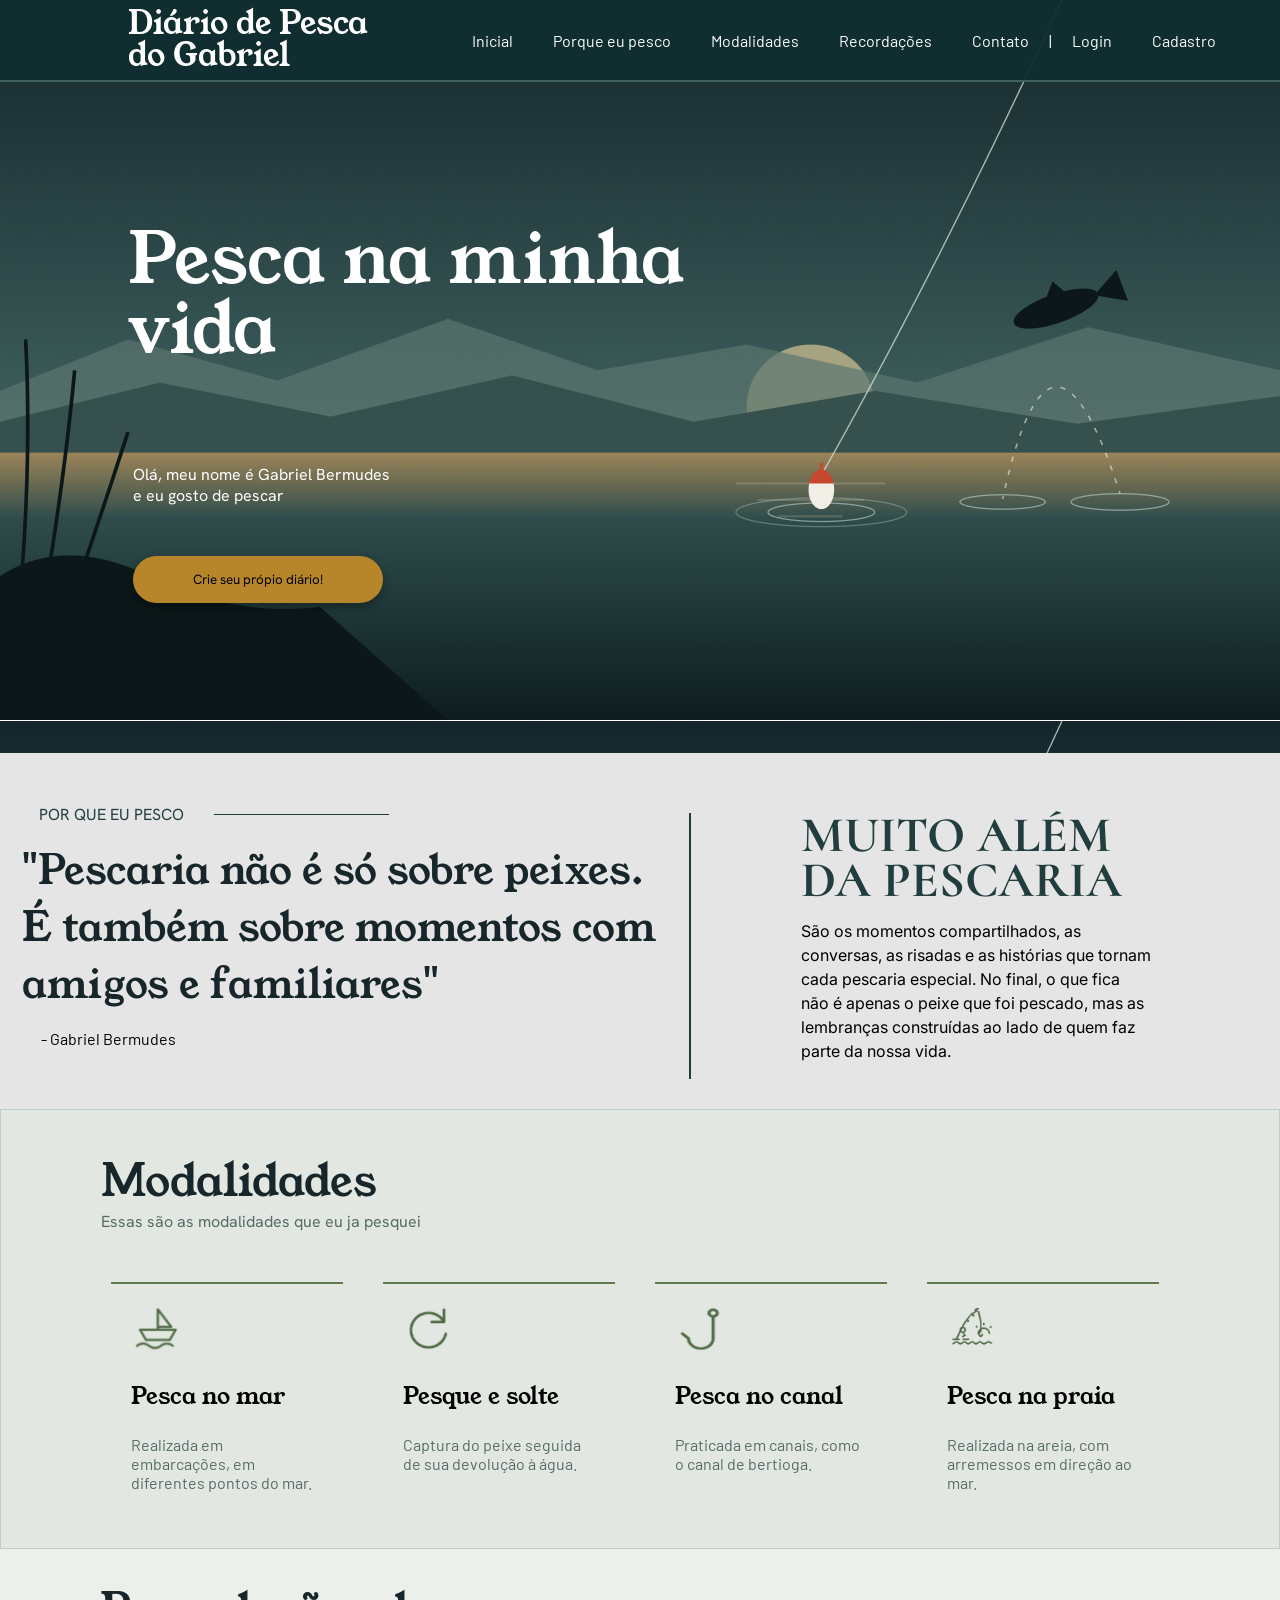
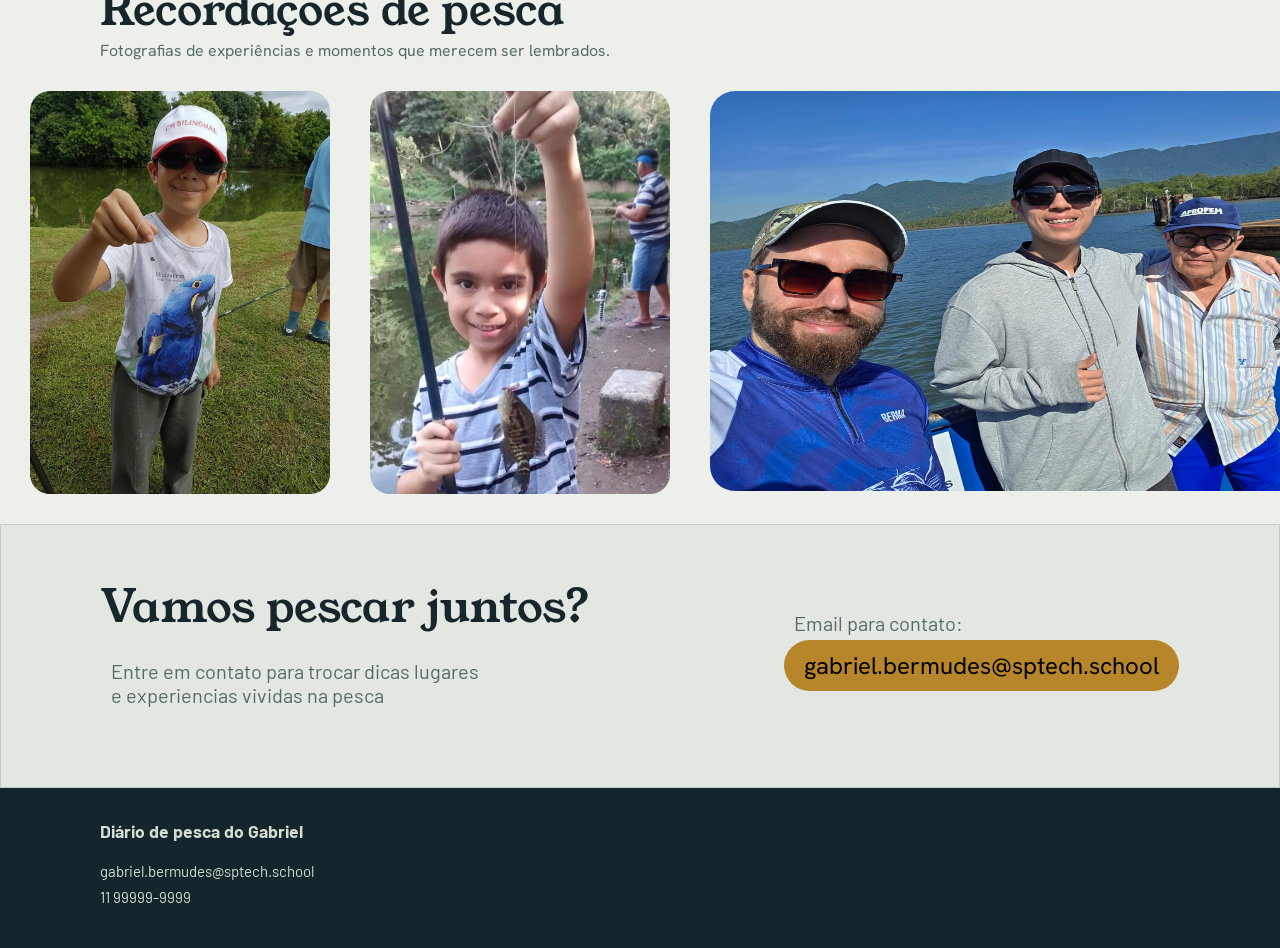
<file: WEB-DATA-VIZ/public/index.html>
<!DOCTYPE html>
<html lang="en">

<head>
  <meta charset="UTF-8">
  <meta http-equiv="X-UA-Compatible" content="IE=edge">
  <meta name="viewport" content="width=device-width, initial-scale=1.0">

  <title>Diário de Pesca do Gabriel</title>

  <script src="./js/sessao.js"></script>
  <link rel="preconnect" href="https://fonts.googleapis.com">
  <link rel="preconnect" href="https://fonts.gstatic.com" crossorigin>
  <link
    href="https://fonts.googleapis.com/css2?family=Inter:ital,opsz,wght@0,14..32,100..900;1,14..32,100..900&family=Junge&family=Kapakana:wght@300..400&family=Young+Serif&display=swap"
    rel="stylesheet">
  <link rel="stylesheet" href="./css/estilo.css">
  <link rel="icon" href="./assets/icon/favicon2.ico">
  <link rel="preconnect" href="https://fonts.gstatic.com">
</head>

<body>
  <div class="header">
    <div class="container">
      <h1 class="titulo young-serif-regular">Diário de Pesca do Gabriel</h1>
      <ul class="navbar">
        <li>
          <a href="#container">Inicial</a>
        </li>
        <li>
          <a href="#porque-eu-pesco">Porque eu pesco</a>
        </li>
        <li>
          <a href="#modalidades">Modalidades</a>
        </li>
        <li>
          <a href="#recordacoes">Recordações</a>
        </li>
        <li>
          <a href="#contato">Contato</a>
        </li>
        <li>|</li>
        <li>
          <a href="login.html">Login</a>
        </li>
        <li>
          <a href="cadastro.html#cadastro">Cadastro</a>
        </li>
      </ul>
    </div>
  </div>

  <div class="banner">
    <div class="container" id="container">
      <h1 class="young-serif-regular titulo">Pesca na minha <br> vida</h1>
      <p class="hanken">Olá, meu nome é Gabriel Bermudes <br> e eu gosto de pescar</p>
      <a href="cadastro.html"><button class="hanken" id="porque-eu-pesco">Crie seu própio diário!</button></a>
    </div>
  </div>

  <div class="social">
    <div class="container">
      <div class="boxes" id="boxes">
        <div class="box">
          <h4 class="hanken">POR QUE EU PESCO</h4>
          <h1 class="young-serif-regular">"Pescaria não é só sobre peixes. <br> É também sobre momentos com <br> amigos
            e
            familiares"</h1>
          <p>- Gabriel Bermudes</p>
        </div>
        <div class="box1">
          <h2 class="cormorant-sc-bold">MUITO ALÉM<br>DA PESCARIA</h2>
          <p id="modalidades">São os momentos compartilhados, as conversas, as risadas e as histórias que tornam cada pescaria especial.
            No final, o que fica não é apenas o peixe que foi pescado, mas as lembranças construídas ao lado de quem faz
            parte da nossa vida.</p>
        </div>
      </div>
    </div>
  </div>
  <div class="social1">
    <div class="container1">
      <div class="boxes1">
        <div class="box-modalidades">
          <h1 class="young-serif-regular">Modalidades</h1>
          <p class="hanken">Essas são as modalidades que eu ja pesquei</p>
        </div>
        <div class="modalidades">
          <div class="modalidade">
            <img src="assets/icon/barco.png">
            <h3>Pesca no mar</h3>
            <p>Realizada em embarcações, em diferentes pontos do mar.</p>
          </div>
          <div class="modalidade">
            <img src="assets/icon/atualizar.png">
            <h3>Pesque e solte</h3>
            <p>Captura do peixe seguida de sua devolução à água.</p>
          </div>
          <div class="modalidade">
            <img src="assets/icon/anzol.png">
            <h3>Pesca no canal</h3>
            <p>Praticada em canais, como o canal de bertioga.</p>
          </div>
          <div class="modalidade">
            <img src="assets/icon/icone_pesca_praia.png">
            <h3>Pesca na praia</h3>
            <p id="recordacoes">Realizada na areia, com arremessos em direção ao mar.</p>
          </div>
        </div>
      </div>
    </div>
  </div>
  <div class="social2">
    <div class="container2">
      <div class="boxes2">
        <div class="diario-pescarias">
          <h1 class="young-serif-regular">Recordações de pesca</h1>
          <p class="hanken">Fotografias de experiências e momentos que merecem ser lembrados.</p>
        </div>
        <div class="relato relatos">
          <div class="relato relato1">
            <!-- <img src="assets/imgs/FOTO_PESCANDO_1.jpeg" alt="pescaria1"> -->
          </div>
          <div class="relato relato2">
            <!-- <img src="assets/imgs/FOTO_PESCANDO_2.jpeg" alt="pescaria2"> -->
          </div>
          <div class="relato relato5">
            <img src="assets/imgs/FOTO_PESCANDO_6.jpeg" alt="pescaria3">
          </div>
          <div class="relato relato3">
            <!-- <img src="assets/imgs/eu-pescando.jpeg" alt="pescaria3"> -->
          </div>
          <div class="relato relato4">
            <!-- <img src="assets/imgs/eu-pescando.jpeg" alt="pescaria3"> -->
          </div>
        </div>
      </div>
    </div>
  </div>
  <div class="social4" id="contato">
    <div class="boxes3">
      <div class="contato">
        <div class="entre-contato">
          <h1 class="young-serif-regular">Vamos pescar juntos?</h1>
          <p>Entre em contato para trocar dicas lugares <br>e experiencias vividas na pesca</p>
        </div>
        <div class="area-email">
          <p>Email para contato:</p>
          <h2 class="email hanken">gabriel.bermudes@sptech.school</h4>
        </div>
      </div>
    </div>
  </div>
  <div class="footerr">
    <div class="title">
      <h3>Diário de pesca do Gabriel</h3>
      <p>gabriel.bermudes@sptech.school<br>11 99999-9999</p>
    </div>
  </div>
</body>

</html>
</file>
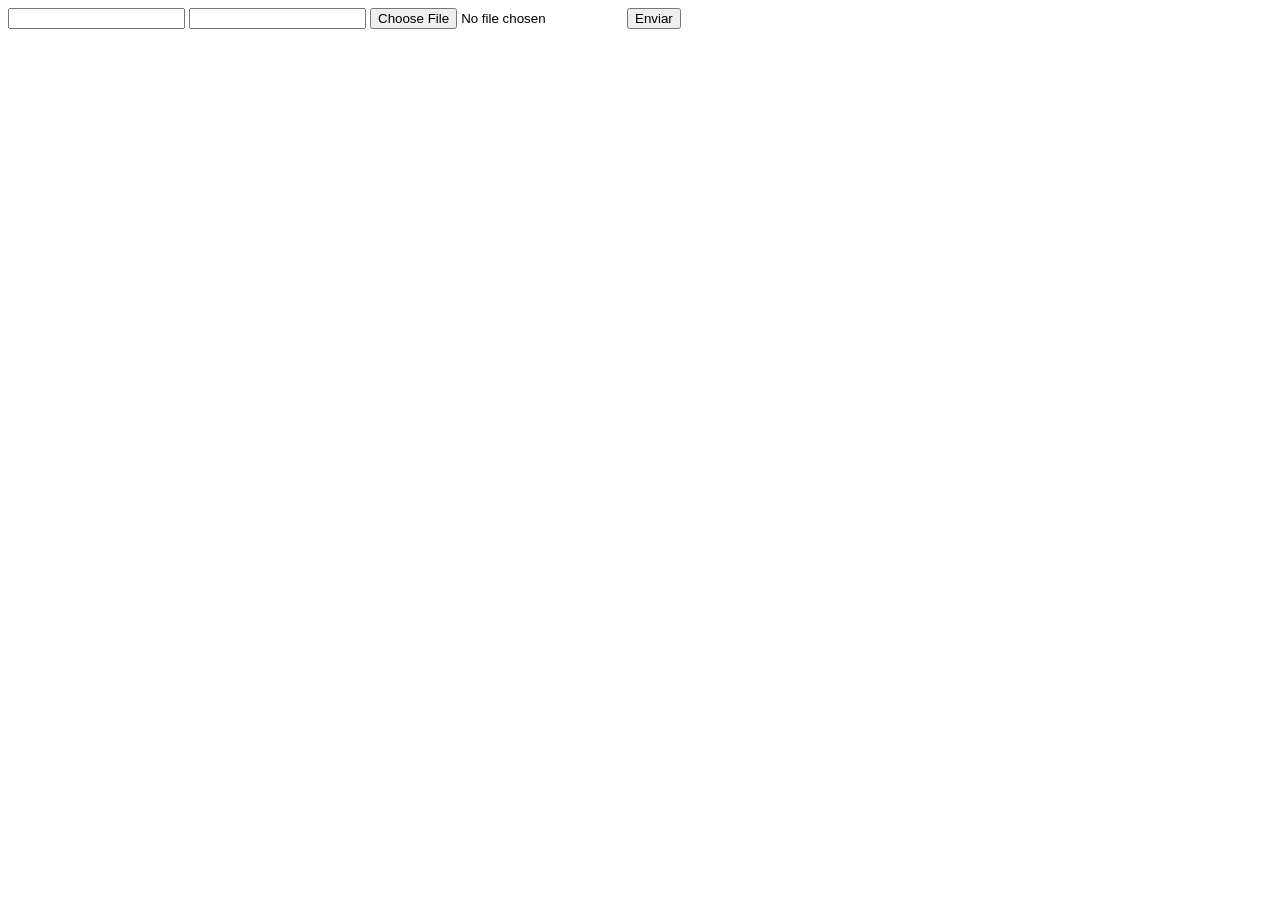
<file: WEB-DATA-VIZ/DOCUMENTOS_DE_APOIO/exemplo_de_upload_de_arquivo/public/index.html>
<!DOCTYPE html>
<html lang="en">

<head>
  <meta charset="UTF-8">
  <meta http-equiv="X-UA-Compatible" content="IE=edge">
  <meta name="viewport" content="width=device-width, initial-scale=1.0">
  <title>Upload</title>
</head>

<body>

  <div>
    <input name="nome" id="nome" type="text" />
    <input name="email" id="email" type="url" />
    <input name="foto" id="foto" type="file" />
    <button onclick="enviar()">Enviar</button>
  </div>

  <div id="container"></div>
</body>

</html>

<script>
  function enviar() {
    const formData = new FormData();
    formData.append('foto', foto.files[0])
    formData.append('nome', nome.value)
    formData.append('email', email.value)

    fetch("/usuarios/cadastro", {
      method: "POST",
      body: formData
    })
      .then(res => {
        window.location = "./perfil.html"
      })
      .catch(err => {
        console.log(err);
      })
  }
</script>
</file>
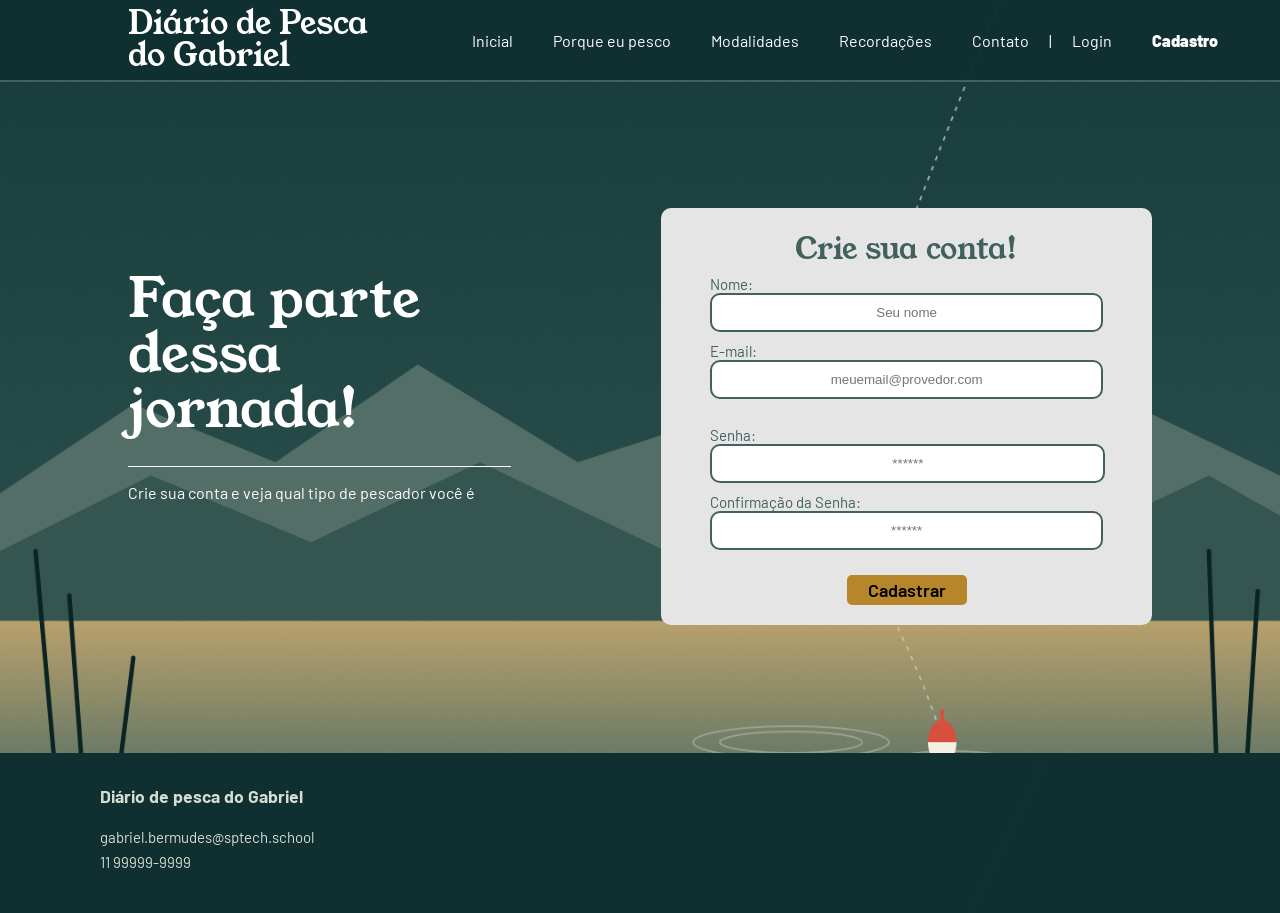
<file: WEB-DATA-VIZ/public/cadastro.html>
<!DOCTYPE html>
<html lang="pt-br">

<head>
  <meta charset="UTF-8" />
  <meta http-equiv="X-UA-Compatible" content="IE=edge" />
  <meta name="viewport" content="width=device-width, initial-scale=1.0" />

  <title>Diário de Pesca do Gabriel | Cadastro</title>

  <script src="./js/sessao.js"></script>

  <link rel="stylesheet" href="./css/estilo.css" />
  <link rel="icon" href="./assets/icon/favicon2.ico" />
  <link rel="preconnect" href="https://fonts.gstatic.com" />
</head>

<body>
  <!--header inicio-->
  <div class="header">
    <div class="container">
      <h1 class="titulo young-serif-regular">Diário de Pesca do Gabriel</h1>
      <ul class="navbar">
        <li>
          <a href="index.html#container">Inicial</a>
        </li>
        <li>
          <a href="index.html#porque-eu-pesco">Porque eu pesco</a>
        </li>
        <li>
          <a href="index.html#modalidades">Modalidades</a>
        </li>
        <li>
          <a href="index.html#recordacoes">Recordações</a>
        </li>
        <li>
          <a href="index.html#contato">Contato</a>
        </li>
        <li>|</li>
        <li>
          <a href="login.html">Login</a>
        </li>
        <li>
          <a href="#cadastro" style="font-weight: 900;">Cadastro</a>
        </li>
      </ul>
    </div>
  </div>
  <!--header fim-->

  <div class="login">
    <div class="alerta_erro">
      <div class="card_erro" id="cardErro">
        <span id="mensagem_erro"></span>
      </div>
    </div>
    <div class="container">
      <div class="texto_cadastro">
        <div class="titulo_cadastro">
          <h1 class="titulo young-serif-regular" style="font-size: 55px;">Faça parte<br>dessa jornada!</h1>
        </div>
        <p>Crie sua conta e veja qual tipo de pescador você é</p>
      </div>
      <div class="card card-cadastro" id="cadastro">
        <h2 class="young-serif-regular">Crie sua conta!</h2>
        <div class="formulario">
          <!--
                         Para inserir mais um campo, copie uma das inputs abaixo.
                         Assim que inserir vá para o script abaixo.
                     -->
          <!-- <div class="campo">
            <span>Código de ativação:</span>
            <input id="codigo_input" type="text" placeholder="Insira aqui seu código" />
          </div> -->
          <div class="campo">
            <span>Nome:</span>
            <input id="nome_input" type="text" placeholder="Seu nome" />
          </div>
          <div class="campo">
            <span>E-mail:</span>
            <input id="email_input" type="text" placeholder="meuemail@provedor.com" />
          </div>
          <div class="campo">
            <div class="senha">
              <p class="campos" for="senha_ipt"></p>
              <span>Senha:</span><br>
              <input id="senha_input" type="password" placeholder="******" onkeyup="validar()" />
              <div class="popover-requisitos">
                <p>Sua senha deve conter:</p><br>
                <div class="validacoes">
                  <p id="regra_tamanho" style="color: gray;">● Mínimo de 8 caracteres</p>
                  <p id="regra_maiuscula" style="color: gray;">● Uma letra maiúscula</p>
                  <p id="regra_minuscula" style="color: gray;">● Uma letra minúscula</p>
                  <p id="regra_numero" style="color: gray;">● Um número</p>
                  <p id="regra_especial" style="color: gray;">● Um caractere especial (! ? @ # :)</p>
                </div>
              </div>
            </div>
          </div>
          <div class="campo">
            <span>Confirmação da Senha:</span>
            <input id="confirmacao_senha_input" type="password" placeholder="******" />
            <div id="senha_diferente"></div>
          </div>
          <div id="div_aguardar" class="loading-div">
            <img src="./assets/aguarde-verde.gif" id="loading-gif">
          </div>
          <button class="botao" onclick="cadastrar()">Cadastrar</button>
        </div>
        <div id="div_erros_login"></div>
      </div>
    </div>
  </div>

  <!--footer inicio-->
  <div class="footerrr">
    <div class="title">
      <h3>Diário de pesca do Gabriel</h3>
      <p>gabriel.bermudes@sptech.school<br>11 99999-9999</p>
    </div>
  </div>
  <!--footer fim-->
</body>

</html>

<script>

  // Array para armazenar empresas cadastradas para validação de código de ativação 
  let listaEmpresasCadastradas = [];
  let listaValidacaoSenha = []

  function validar() {
    let senha = senha_input.value

    if (senha.length >= 8) {
      regra_tamanho.innerHTML = `<span style="color: green; font-weight: 700;">● Mínimo de 8 caracteres</span>`
    } else {
      regra_tamanho.innerHTML = `<span style="color: gray; font-weight: 700;">● Mínimo de 8 caracteres</span>`
    }

    if (senha != senha.toLowerCase()) {
      regra_maiuscula.innerHTML = `<span style="color: green; font-weight: 700;">● Uma letra maiúscula</span>`
    } else {
      regra_maiuscula.innerHTML = `<span style="color: gray; font-weight: 700;">● Uma letra maiúscula</span>`
    }

    if (senha != senha.toUpperCase()) {
      regra_minuscula.innerHTML = `<span style="color: green; font-weight: 700;">● Uma letra minúscula</span>`
    } else {
      regra_minuscula.innerHTML = `<span style="color: gray; font-weight: 700;">● Uma letra minúscula</span>`
    }

    if (senha.includes('0') || senha.includes('1') ||
      senha.includes('2') || senha.includes('3') ||
      senha.includes('4') || senha.includes('5') ||
      senha.includes('6') || senha.includes('7') ||
      senha.includes('8') || senha.includes('9')) {
      regra_numero.innerHTML = `<span style="color: green; font-weight: 700;">● Um número</span>`
    } else {
      regra_numero.innerHTML = `<span style="color: gray; font-weight: 700;">● Um número</span>`
    }

    if (senha.includes('?') || senha.includes('!') ||
      senha.includes('@') || senha.includes('#') ||
      senha.includes(':')) {
      regra_especial.innerHTML = `<span style="color: green; font-weight: 700;">● Um caractere especial (! ? @ # :)</span>`
    } else {
      regra_especial.innerHTML = `<span style="color: gray; font-weight: 700;">● Um caractere especial (! ? @ # :)</span>`
    }
  }

  function cadastrar() {
    aguardar();

    //Recupere o valor da nova input pelo nome do id
    // Agora vá para o método fetch logo abaixo
    var nomeVar = nome_input.value;
    var emailVar = email_input.value;
    var senhaVar = senha_input.value;
    var confirmacaoSenhaVar = confirmacao_senha_input.value;

    listaValidacaoSenha.push(nomeVar)
    listaValidacaoSenha.push(emailVar)
    listaValidacaoSenha.push(senhaVar)
    listaValidacaoSenha.push(confirmacaoSenhaVar)
    var inserirAutorizado = false

    for (let i = 0; i < listaValidacaoSenha.length; i++) {
      if (listaValidacaoSenha[i] != "") {
        inserirAutorizado = true
      } else {
        inserirAutorizado = false
      }
    }

    if (!inserirAutorizado) {
      alert('Todos os campos devem estar preenchidos!')
    } else if (!(senhaVar.includes('0') || senhaVar.includes('1') ||
      senhaVar.includes('2') || senhaVar.includes('3') ||
      senhaVar.includes('4') || senhaVar.includes('5') ||
      senhaVar.includes('6') || senhaVar.includes('7') ||
      senhaVar.includes('8') || senhaVar.includes('9'))) {
    } else if (!(senhaVar.includes('?') || senhaVar.includes('!') ||
      senhaVar.includes('@') || senhaVar.includes('#') ||
      senhaVar.includes(':'))) {
    } else if (senhaVar.length < 8) {
    } else if (senhaVar == senhaVar.toUpperCase()) { // Não tem minusculo
    } else if (senhaVar == senhaVar.toLowerCase()) { //não tem maiusculo
    } else if (confirmacaoSenhaVar != senhaVar) {
      senha_diferente.innerHTML = `<span style="color: red; font-weight: 700;">Confirmação diferente da senha</span>`
      finalizarAguardar();
    } else {
      fetch("/usuarios/cadastrar", {
        method: "POST",
        headers: {
          "Content-Type": "application/json",
        },
        body: JSON.stringify({
          // crie um atributo que recebe o valor recuperado aqui
          // Agora vá para o arquivo routes/usuario.js
          nomeServer: nomeVar,
          emailServer: emailVar,
          senhaServer: senhaVar,
          // idEmpresaVincularServer: idEmpresaVincular
        }),
      })
        .then(function (resposta) {
          mensagem_erro.innerHTML =
            "Cadastro realizado com sucesso! Redirecionando para tela de Login...";

          setTimeout(() => {
            window.location = "login.html";
          }, "2000");
        }
        )
        .catch(function (resposta) {
          console.log(`#ERRO: ${resposta}`);
          finalizarAguardar();
        });

      return false;
    }


    listaValidacaoSenha = []
    function sumirMensagem() {
      cardErro.style.display = "none";
    }
  }
</script>
</file>
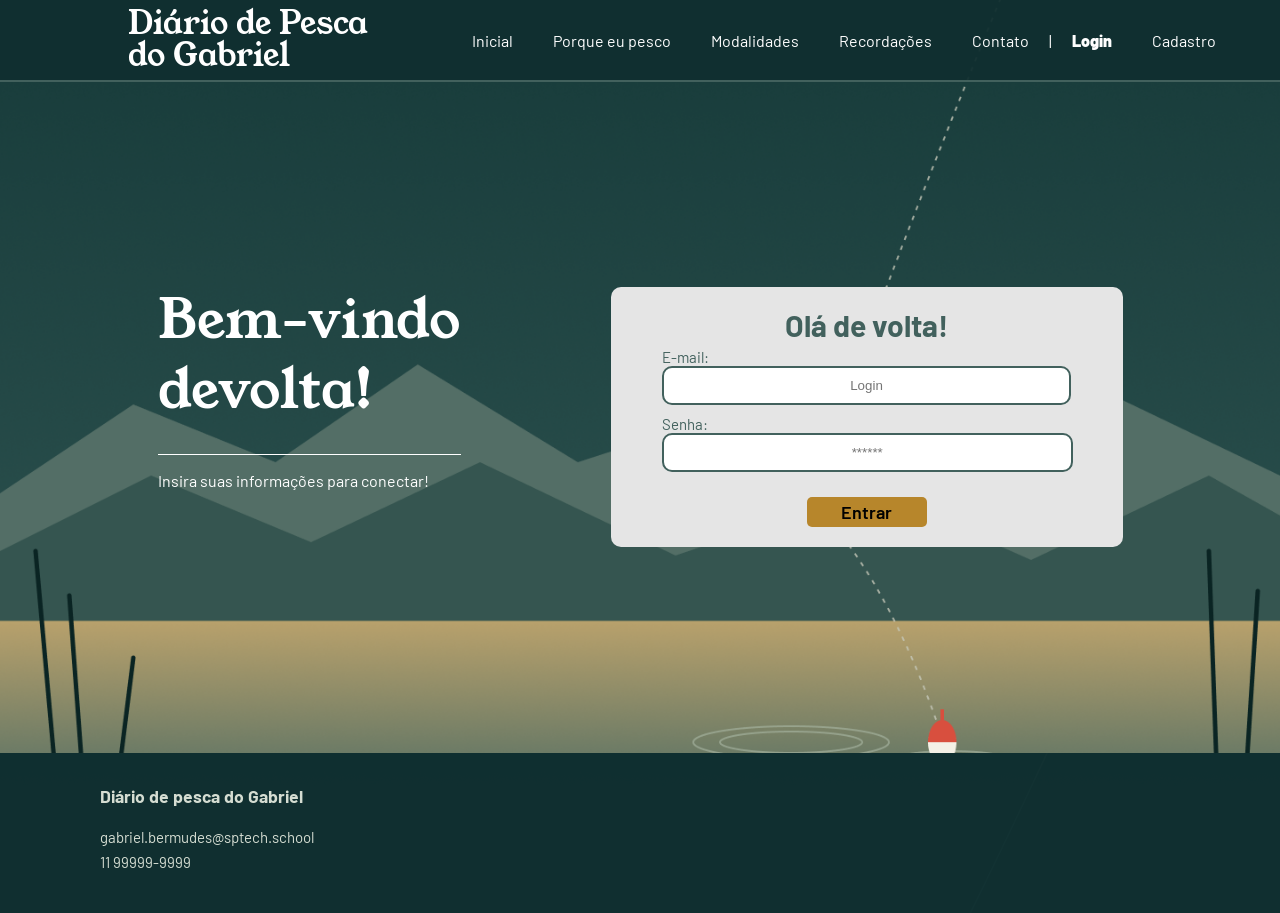
<file: WEB-DATA-VIZ/public/login.html>
<!DOCTYPE html>
<html lang="pt-br">

<head>
    <meta charset="UTF-8">
    <meta http-equiv="X-UA-Compatible" content="IE=edge">
    <meta name="viewport" content="width=device-width, initial-scale=1.0">

    <title>Diário de Pesca do Gabriel | Login</title>

    <script src="./js/sessao.js"></script>

    <link rel="stylesheet" href="./css/estilo.css">
    <link rel="icon" href="./assets/icon/favicon2.ico">
    <link rel="preconnect" href="https://fonts.gstatic.com">
</head>

<body>

    <!--Header-->

    <div class="header">
        <div class="container">
            <h1 class="titulo young-serif-regular">Diário de Pesca do Gabriel</h1>
            <ul class="navbar">
                <li>
                    <a href="index.html#container">Inicial</a>
                </li>
                <li>
                    <a href="index.html#porque-eu-pesco">Porque eu pesco</a>
                </li>
                <li>
                    <a href="index.html#modalidades">Modalidades</a>
                </li>
                <li>
                    <a href="index.html#recordacoes">Recordações</a>
                </li>
                <li>
                    <a href="index.html#contato">Contato</a>
                </li>
                <li>|</li>
                <li>
                    <a href="login.html" style="font-weight: 900;">Login</a>
                </li>
                <li>
                    <a href="cadastro.html">Cadastro</a>
                </li>
            </ul>
        </div>
    </div>


    <div class="login">
        <div class="alerta_erro">
            <div class="card_erro" id="cardErro">
                <span id="mensagem_erro"></span>
            </div>
        </div>
        <div class="container">
            <div class="texto_cadastro">
                <div class="titulo_cadastro">
                    <h1 class="titulo young-serif-regular" style="font-size: 55px; line-height: 70px;">Bem-vindo
                        <br>devolta!
                    </h1>
                </div>
                <p>Insira suas informações para conectar!</p>
            </div>
            <div class="card card-login">
                <h2>Olá de volta!</h2>
                <div class="formulario">
                    <div class="campo">
                        <span>E-mail:</span>
                        <input id="email_input" type="text" placeholder="Login">
                    </div>
                    <div class="campo">
                        <span>Senha:</span>
                        <input id="senha_input" type="password" placeholder="******">
                    </div>
                    <div id="div_aguardar" class="loading-div">
                        <img src="./assets/aguarde-verde.gif" id="loading-gif">
                    </div>
                    <button class="botao" onclick="entrar()">Entrar</button>
                </div>



                <div id="div_erros_login"></div>
            </div>
        </div>
    </div>

    <!--footer inicio-->
    <div class="footerrr">
        <div class="title">
            <h3>Diário de pesca do Gabriel</h3>
            <p>gabriel.bermudes@sptech.school<br>11 99999-9999</p>
        </div>
    </div>
    <!--footer fim-->

</body>

</html>

<script>


    function entrar() {
        aguardar();

        var emailVar = email_input.value;
        var senhaVar = senha_input.value;

        if (emailVar == "" || senhaVar == "") {
            cardErro.style.display = "block"
            mensagem_erro.innerHTML = "(Mensagem de erro para todos os campos em branco)";
            finalizarAguardar();
            return false;
        }
        else {
            setInterval(sumirMensagem, 5000)
        }

        console.log("FORM LOGIN: ", emailVar);
        console.log("FORM SENHA: ", senhaVar);

        fetch("/usuarios/autenticar", {
            method: "POST",
            headers: {
                "Content-Type": "application/json"
            },
            body: JSON.stringify({
                emailServer: emailVar,
                senhaServer: senhaVar
            })
        }).then(function (resposta) {
            console.log("ESTOU NO THEN DO entrar()!")

            if (resposta.ok) {
                console.log(resposta);

                resposta.json().then(json => {
                    console.log(json);
                    console.log(JSON.stringify(json));
                    sessionStorage.EMAIL_USUARIO = json.email;
                    sessionStorage.NOME_USUARIO = json.nome;
                    sessionStorage.ID_USUARIO = json.id;
                    // sessionStorage.AQUARIOS = JSON.stringify(json.aquarios)

                    setTimeout(function () {
                        window.location = "formulario.html";
                    }, 1000); // apenas para exibir o loading

                });

            } else {

                console.log("Houve um erro ao tentar realizar o login!");

                resposta.text().then(texto => {
                    console.error(texto);
                    finalizarAguardar(texto);
                });
            }

        }).catch(function (erro) {
            console.log(erro);
        })

        return false;
    }

    function sumirMensagem() {
        cardErro.style.display = "none"
    }

</script>
</file>
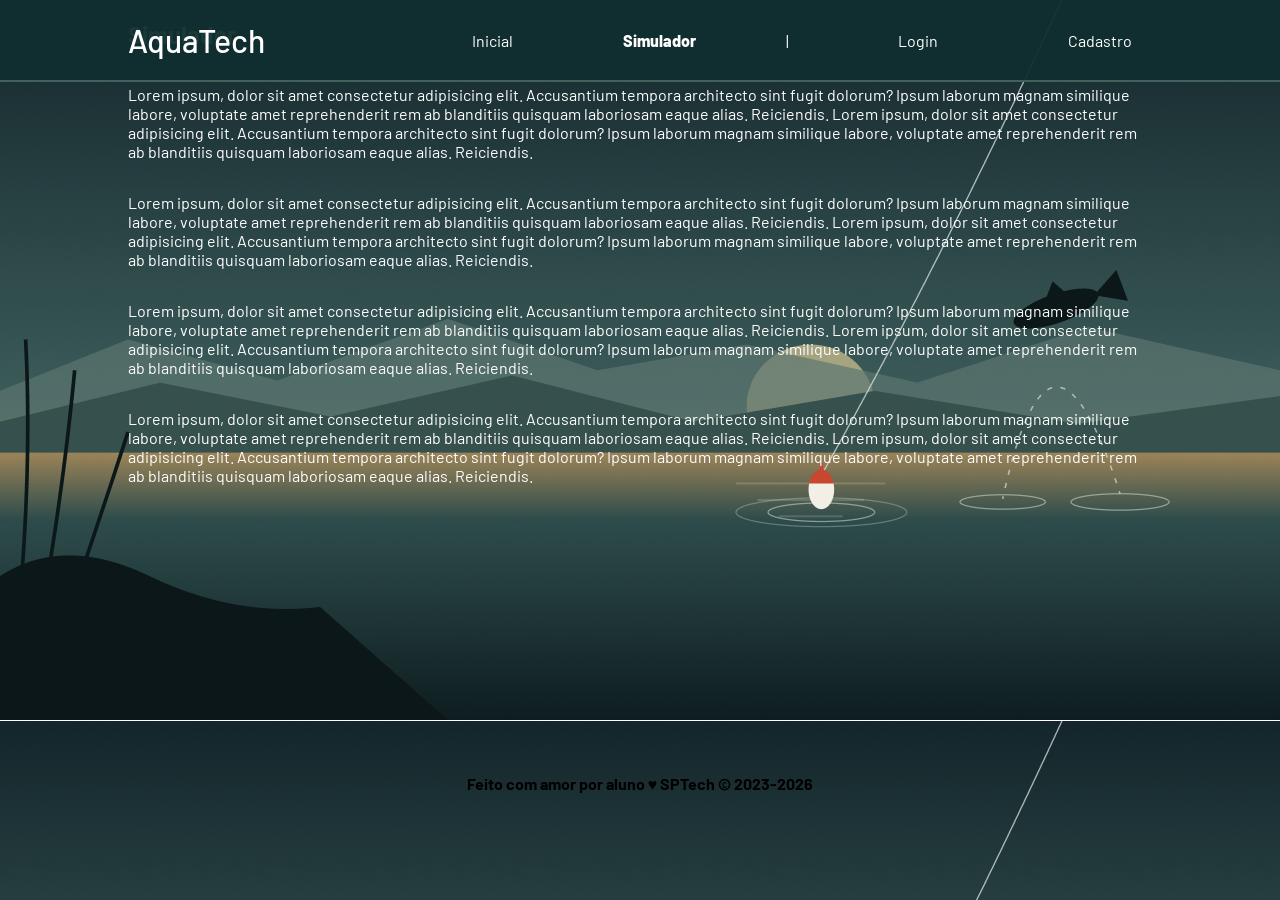
<file: WEB-DATA-VIZ/public/simulador.html>
<!DOCTYPE html>
<html lang="pt-br">

<head>
    <meta charset="UTF-8">
    <meta http-equiv="X-UA-Compatible" content="IE=edge">
    <meta name="viewport" content="width=device-width, initial-scale=1.0">

    <title>AquaTech | Simulador</title>

    <script src="./js/sessao.js"></script>

    <link rel="stylesheet" href="./css/estilo.css">
    <link rel="icon" href="./assets/icon/favicon2.ico">
    <link rel="preconnect" href="https://fonts.gstatic.com">
</head>

<body>

    <!--header inicio-->
    <div class="header">
        <div class="container">
            <h1 class="titulo">AquaTech</h1>
            <ul class="navbar">
                <li>
                    <a href="./index.html">Inicial</a>
                </li>
                <li class="agora">Simulador</li>
                <li>|</li>
                <li>
                    <a href="./login.html">Login</a>
                </li>
                <li>
                    <a href="./login.html">Cadastro</a>
                </li>
            </ul>
        </div>
    </div>


    <!-- simulador inicio -->
    <div class="simulador">
        <div class="container">
            <h2>Simulador</h2>
            <p>Lorem ipsum, dolor sit amet consectetur adipisicing elit. Accusantium tempora architecto sint fugit
                dolorum? Ipsum laborum magnam similique labore, voluptate amet reprehenderit rem ab blanditiis quisquam
                laboriosam eaque alias. Reiciendis. Lorem ipsum, dolor sit amet consectetur adipisicing elit.
                Accusantium tempora architecto sint fugit dolorum? Ipsum laborum magnam similique labore, voluptate amet
                reprehenderit rem ab blanditiis quisquam laboriosam eaque alias. Reiciendis.</p>
            <p>Lorem ipsum, dolor sit amet consectetur adipisicing elit. Accusantium tempora architecto sint fugit
                dolorum? Ipsum laborum magnam similique labore, voluptate amet reprehenderit rem ab blanditiis quisquam
                laboriosam eaque alias. Reiciendis. Lorem ipsum, dolor sit amet consectetur adipisicing elit.
                Accusantium tempora architecto sint fugit dolorum? Ipsum laborum magnam similique labore, voluptate amet
                reprehenderit rem ab blanditiis quisquam laboriosam eaque alias. Reiciendis.</p>
            <p>Lorem ipsum, dolor sit amet consectetur adipisicing elit. Accusantium tempora architecto sint fugit
                dolorum? Ipsum laborum magnam similique labore, voluptate amet reprehenderit rem ab blanditiis quisquam
                laboriosam eaque alias. Reiciendis. Lorem ipsum, dolor sit amet consectetur adipisicing elit.
                Accusantium tempora architecto sint fugit dolorum? Ipsum laborum magnam similique labore, voluptate amet
                reprehenderit rem ab blanditiis quisquam laboriosam eaque alias. Reiciendis.</p>
            <p>Lorem ipsum, dolor sit amet consectetur adipisicing elit. Accusantium tempora architecto sint fugit
                dolorum? Ipsum laborum magnam similique labore, voluptate amet reprehenderit rem ab blanditiis quisquam
                laboriosam eaque alias. Reiciendis. Lorem ipsum, dolor sit amet consectetur adipisicing elit.
                Accusantium tempora architecto sint fugit dolorum? Ipsum laborum magnam similique labore, voluptate amet
                reprehenderit rem ab blanditiis quisquam laboriosam eaque alias. Reiciendis.</p>

        </div>
    </div>
    <!-- simulador fim -->

    <!--footer inicio-->
    <div class="footer">
        <div class="container">
            <h4>Feito com amor por aluno &hearts; SPTech &copy; 2023-2026</h4>
        </div>
    </div>
    <!--footer fim-->


</body>

</html>
</file>
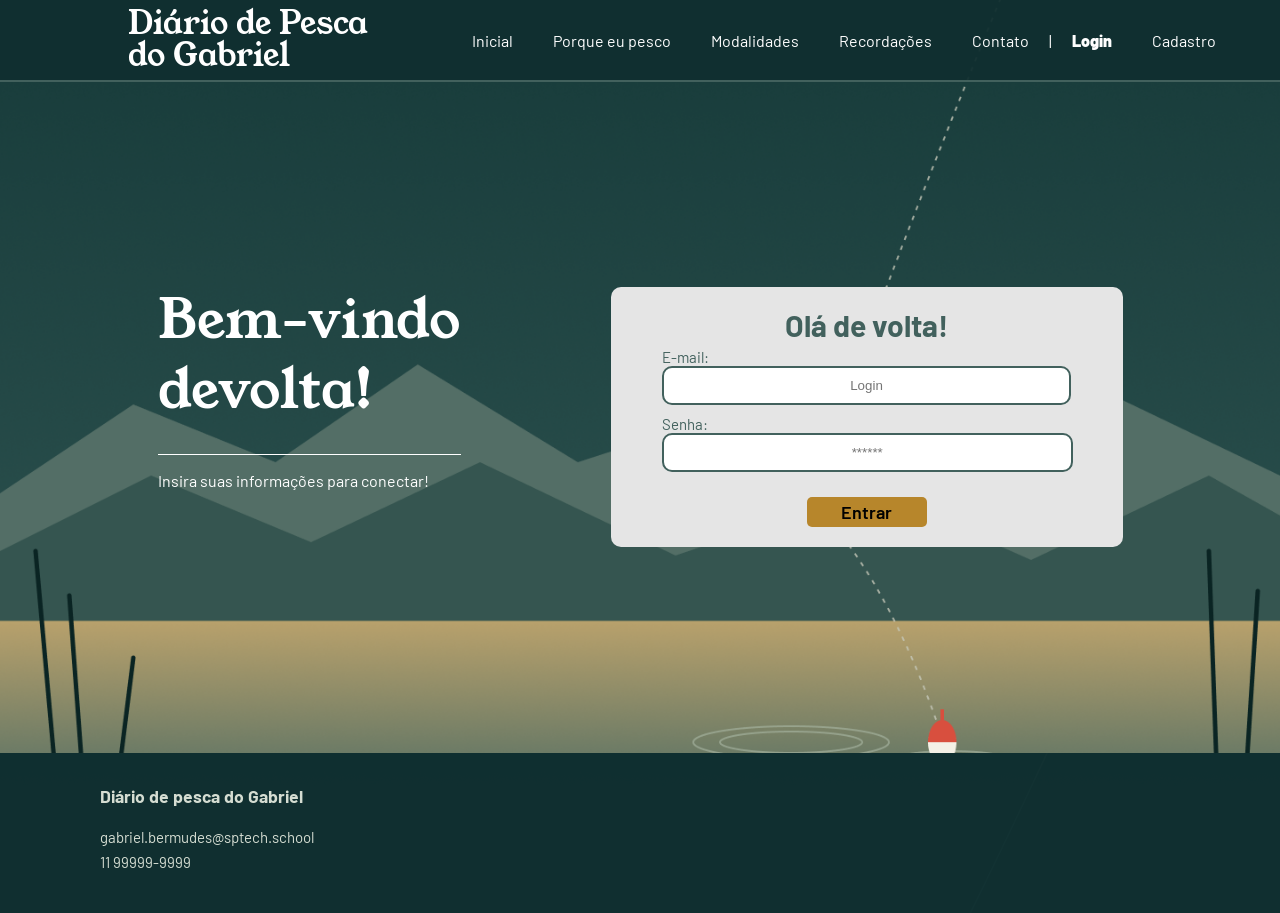
<file: WEB-DATA-VIZ/public/dashboard/cards.html>
<!DOCTYPE html>
<html lang="pt-br">

<head>
    <link rel="shortcut icon" href="../assets/icon/favicon2.ico" type="image/x-icon">
    <meta charset="UTF-8">
    <meta http-equiv="X-UA-Compatible" content="IE=edge">
    <meta name="viewport" content="width=device-width, initial-scale=1.0">
    <title>AquaTech | Tempo Real</title>


    <link rel="stylesheet" href="./../css/dashboards.css">
    <link rel="stylesheet" href="./../css/estilo.css" />

    <script src="../js/sessao.js"></script>
    <script src="../js/alerta.js"></script>
    <link rel="preconnect" href="https://fonts.gstatic.com">
    <link
        href="https://fonts.googleapis.com/css2?family=Exo+2:ital,wght@0,100;0,200;0,300;0,400;0,500;0,600;0,700;0,800;0,900;1,100;1,200;1,300;1,400;1,500;1,600;1,700;1,800;1,900&display=swap"
        rel="stylesheet">
</head>

<body onload="validarSessao(), exibirAquarios(),  atualizacaoPeriodica()">

    <div class="janela">

        <div class="header-left dash-header">

            <h1>AquaTech</h1>

            <div class="hello">
                <h3>Olá, <span id="b_usuario">usuário</span>!</h3>
            </div>

            <div class="btn-nav">
                <h3>Aquários e Terrários</h3>
            </div>

            <div class="btn-nav-white">
                <a href="./dashboard.html">
                    <h3>Gráficos</h3>
                </a>
            </div>

            <div class="btn-nav-white">
                <a href="./mural.html">
                    <h3>Mural de Avisos</h3>
                </a>
            </div>

            <div class="btn-logout" onclick="limparSessao()">
                <h3>Sair</h3>
            </div>

        </div>

        <div class="dash">
            <div id="alerta">
            </div>
            <div class="area-parametros-alerta">
                <p class="titulo-legenda">
                    Legenda - Parâmetros para Alertas
                </p>
                <div class="parametros-alerta">
                    <div class="item-regua perigo-frio">
                        <p>Perigo</p>
                        <p>&lt;=5°C</p>
                    </div>
                    <div class="item-regua alerta-frio">
                        <p>Alerta</p>
                        <p>&lt;=10°C</p>
                    </div>
                    <div class="item-regua ideal">
                        <p>Ideal</p>
                        <p>20°C</p>
                    </div>
                    <div class="item-regua alerta-quente">
                        <p>Alerta</p>
                        <p>&gt;=22°C</p>
                    </div>
                    <div class="item-regua perigo-quente">
                        <p>Perigo</p>
                        <p>&gt;=23°C</p>
                    </div>
                </div>
            </div>

            <div class="cards" id="cardAquarios">

            </div>

        </div>

    </div>

</body>

<script>

    function exibirAquarios() {
        JSON.parse(sessionStorage.AQUARIOS).forEach(item => {
            document.getElementById("cardAquarios").innerHTML += `
                    <div class="card-aquario">
                        <div class="title-aquario">
                            <h1>${item.descricao}</h1>
                        </div>
                        <div class="desc-aquario">
                        <div class="temperatura">
                            <p id="temp_aquario_${item.id}">-°C</p>
                        </div>
                        <div class="cor-alerta" id="card_${item.id}"></div>
                    </div>
                    </div>
                    `
        });
    }

</script>

</html>
</file>
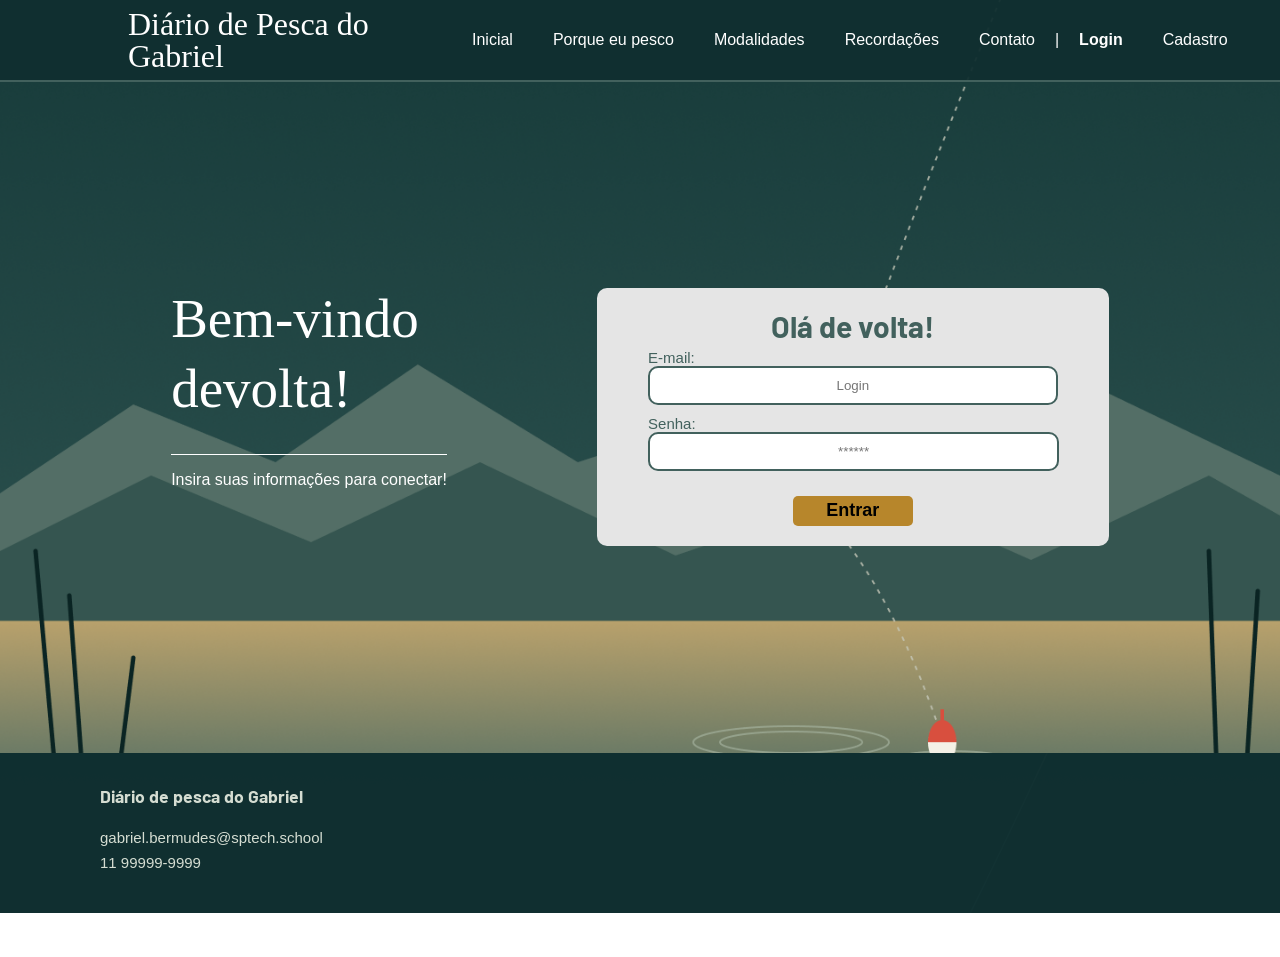
<file: WEB-DATA-VIZ/public/dashboard/edicao-aviso.html>
<!DOCTYPE html>
<html lang="pt-br">

<head>
    <link rel="shortcut icon" href="../assets/icon/favicon2.ico" type="image/x-icon">
    <meta charset="UTF-8">
    <meta http-equiv="X-UA-Compatible" content="IE=edge">
    <meta name="viewport" content="width=device-width, initial-scale=1.0">
    <title>AquaTech | Página Inicial</title>

    
    <link rel="stylesheet" href="./../css/dashboards.css">
    <link rel="stylesheet" href="./../css/estilo.css" />
    <script src="../js/sessao.js"></script>

    <link rel="preconnect" href="https://fonts.gstatic.com">
    <link
        href="https://fonts.googleapis.com/css2?family=Exo+2:ital,wght@0,100;0,200;0,300;0,400;0,500;0,600;0,700;0,800;0,900;1,100;1,200;1,300;1,400;1,500;1,600;1,700;1,800;1,900&display=swap"
        rel="stylesheet">
</head>

<body onload="validarSessao(), listarInfosDeUm()" style="background-color: #161618;">
    <!-- <body onload="validarSessao()"> -->

    <div class="janela">


        <div class="header-left">

            <h1>AquaTech</h1>

            <div class="hello">
                <h3>Olá, <span id="b_usuario">usuário</span>!</h3>
            </div>

            <div class="btn-nav-white">
                <a href="cards.html">
                    <h3>Aquários e Terrários</h3>
                </a>
            </div>

            <div class="btn-nav-white">
                <a href="./dashboard.html">
                    <h3>Gráficos</h3>
                </a>
            </div>

            <div class="btn-nav-white">
                <a href="./mural.html">
                    <h3>Mural de Avisos</h3>
                </a>
            </div>

            <div class="btn-logout" onclick="limparSessao()">
                <h3>Sair</h3>
            </div>

        </div>

        <div class="dash-right">

            <div class="avisos">
                <div class="container">
                    <h1>Editar um aviso</h1>
                    <div class="div-form">
                        <label>
                            ID:
                            <br>
                            <input id="input_id" maxlength="100" type="text" style="color: rgb(196, 196, 196)" disabled>
                        </label>
                        <label>
                            Autor:
                            <br>
                            <input id="input_nome" maxlength="100" type="text" style="color: rgb(196, 196, 196)"
                                disabled>
                        </label>
                        <label>
                            Título:
                            <br>
                            <input id="input_titulo" maxlength="100" type="text" style="color: rgb(196, 196, 196)"
                                disabled>
                        </label>
                        <br>
                        <label>
                            Descrição (máximo de 250 caracteres):
                            <br>
                            <textarea id="textarea_descricao" maxlength="250" rows="5"></textarea>
                        </label>
                        <br>
                        <button onclick="editar()">Editar</button>
                    </div>

                </div>
            </div>
        </div>
    </div>
</body>

</html>

<script>
    function listarInfosDeUm() {
        console.log("Criar função de trazer informações de post escolhido");
    }

    function editar() {
        fetch(`/avisos/editar/${sessionStorage.getItem("ID_POSTAGEM_EDITANDO")}`, {
            method: "PUT",
            headers: {
                "Content-Type": "application/json"
            },
            body: JSON.stringify({
                descricao: textarea_descricao.value
            })
        }).then(function (resposta) {

            if (resposta.ok) {
                window.alert("Post atualizado com sucesso pelo usuario de email: " + sessionStorage.getItem("EMAIL_USUARIO") + "!");
                window.location = "/dashboard/mural.html"
            } else if (resposta.status == 404) {
                window.alert("Deu 404!");
            } else {
                throw ("Houve um erro ao tentar realizar a postagem! Código da resposta: " + resposta.status);
            }
        }).catch(function (resposta) {
            console.log(`#ERRO: ${resposta}`);
        });
    }

</script>
</file>
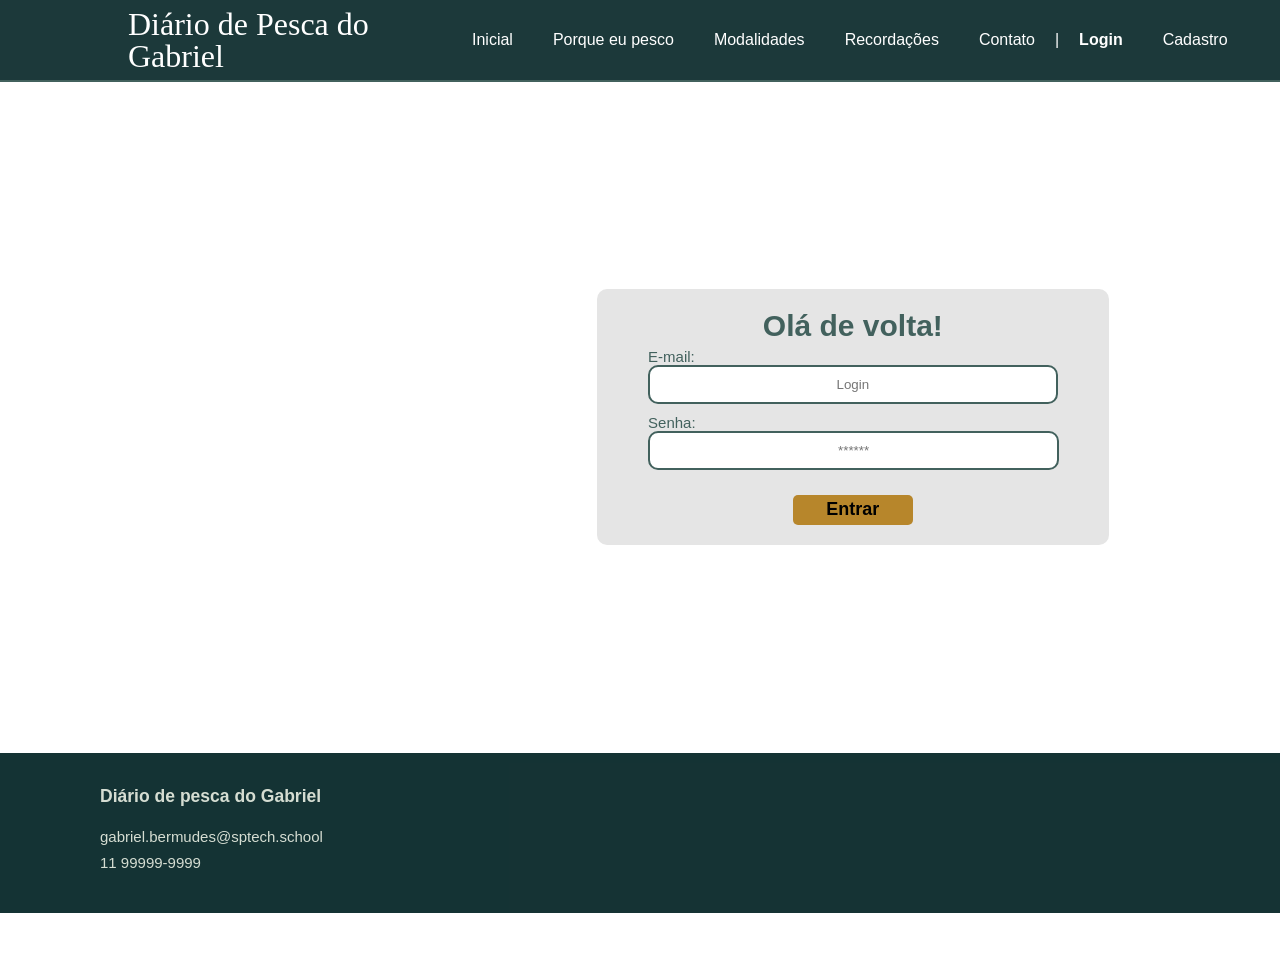
<file: WEB-DATA-VIZ/public/dashboard/mural.html>
<!DOCTYPE html>
<html lang="pt-br">

<head>
    <link rel="shortcut icon" href="../assets/icon/favicon2.ico" type="image/x-icon">
    <meta charset="UTF-8">
    <meta http-equiv="X-UA-Compatible" content="IE=edge">
    <meta name="viewport" content="width=device-width, initial-scale=1.0">
    <title>AquaTech | Avisos</title>

    <link rel="stylesheet" href="./../css/dashboards.css">
    <link rel="stylesheet" href="./../css/estilo.css" />
    <script src="../js/sessao.js"></script>
    <script src="./../js/alerta.js"></script>

    <link rel="preconnect" href="https://fonts.gstatic.com">
    <link
        href="https://fonts.googleapis.com/css2?family=Exo+2:ital,wght@0,100;0,200;0,300;0,400;0,500;0,600;0,700;0,800;0,900;1,100;1,200;1,300;1,400;1,500;1,600;1,700;1,800;1,900&display=swap"
        rel="stylesheet">
</head>

<body onload="validarSessao(), atualizarFeed()" style="background-color: #161618;">

    <div class="janela">


        <div class="header-left">

            <h1>AquaTech</h1>

            <div class="hello">
                <h3>Olá, <span id="b_usuario">usuário</span>!</h3>
            </div>

            <div class="btn-nav-white">
                <a href="cards.html">
                    <h3>Aquários e Terrários</h3>
                </a>
            </div>

            <div class="btn-nav-white">
                <a href="./dashboard.html">
                    <h3>Gráficos</h3>
                </a>
            </div>

            <div class="btn-nav">
                <h3>Mural de Avisos</h3>
            </div>

            <div class="btn-logout" onclick="limparSessao()">
                <h3>Sair</h3>
            </div>

        </div>

        <div class="dash-right">


            <div class="avisos">
                <div id="alerta">
                </div>
                <div class="container">
                    <h1>Publicar um aviso</h1>
                    <div class="div-form">
                        <form id="form_postagem" method="post" onsubmit="return publicar()">
                            <label>
                                Título:
                                <br>
                                <input name="titulo" id="titulo" maxlength="100" type="text">
                            </label>
                            <br>
                            <br>
                            <label>
                                Descrição (máximo de 250 caracteres):
                                <br>
                                <textarea name="descricao" id="textarea_descricao" maxlength="250" rows="5"></textarea>
                            </label>
                            <br>
                            <br>
                            <button>Enviar</button>
                        </form>
                    </div>
                    <h1>Mural de Avisos</h1>
                    <div class="div-results">
                        <div id="feed_container" class="feed-container">
                        </div>
                    </div>
                </div>
            </div>
        </div>
    </div>




</body>

</html>

<script>
    
    b_usuario.innerHTML = sessionStorage.NOME_USUARIO;

    function limparFormulario() {
        document.getElementById("form_postagem").reset();
    }

    function publicar() {
        var idUsuario = sessionStorage.ID_USUARIO;

        var corpo = {
            titulo: form_postagem.titulo.value,
            descricao: form_postagem.descricao.value
        }

        fetch(`/avisos/publicar/${idUsuario}`, {
            method: "post",
            headers: {
                "Content-Type": "application/json"
            },
            body: JSON.stringify(corpo)
        }).then(function (resposta) {

            console.log("resposta: ", resposta);

            if (resposta.ok) {
                window.alert("Post realizado com sucesso pelo usuario de ID: " + idUsuario + "!");
                window.location = "/dashboard/mural.html";
                limparFormulario();
                finalizarAguardar();
            } else if (resposta.status == 404) {
                window.alert("Deu 404!");
            } else {
                throw ("Houve um erro ao tentar realizar a postagem! Código da resposta: " + resposta.status);
            }
        }).catch(function (resposta) {
            console.log(`#ERRO: ${resposta}`);
            finalizarAguardar();
        });

        return false;

    }

    function editar(idAviso) {
        sessionStorage.ID_POSTAGEM_EDITANDO = idAviso;
        console.log("cliquei em editar - " + idAviso);
        window.alert("Você será redirecionado à página de edição do aviso de id número: " + idAviso);
        window.location = "/dashboard/edicao-aviso.html"

    }

    function deletar(idAviso) {
        console.log("Criar função de apagar post escolhido - ID" + idAviso);
        fetch(`/avisos/deletar/${idAviso}`, {
            method: "DELETE",
            headers: {
                "Content-Type": "application/json"
            }
        }).then(function (resposta) {

            if (resposta.ok) {
                window.alert("Post deletado com sucesso pelo usuario de email: " + sessionStorage.getItem("EMAIL_USUARIO") + "!");
                window.location = "/dashboard/mural.html"
            } else if (resposta.status == 404) {
                window.alert("Deu 404!");
            } else {
                throw ("Houve um erro ao tentar realizar a postagem! Código da resposta: " + resposta.status);
            }
        }).catch(function (resposta) {
            console.log(`#ERRO: ${resposta}`);
        });
    }

    function atualizarFeed() {
        fetch("/avisos/listar").then(function (resposta) {
            if (resposta.ok) {
                if (resposta.status == 204) {
                    var feed = document.getElementById("feed_container");
                    var mensagem = document.createElement("span");
                    mensagem.innerHTML = "Nenhum resultado encontrado."
                    feed.appendChild(mensagem);
                    throw "Nenhum resultado encontrado!!";
                }

                resposta.json().then(function (resposta) {
                    console.log("Dados recebidos: ", JSON.stringify(resposta));

                    var feed = document.getElementById("feed_container");
                    feed.innerHTML = "";
                    for (let i = 0; i < resposta.length; i++) {
                        var publicacao = resposta[i];

                        // criando e manipulando elementos do HTML via JavaScript
                        var divPublicacao = document.createElement("div");
                        var spanID = document.createElement("span");
                        var spanTitulo = document.createElement("span");
                        var spanNome = document.createElement("span");
                        var divDescricao = document.createElement("div");
                        var divButtons = document.createElement("div");
                        var btnEditar = document.createElement("button");
                        var btnDeletar = document.createElement("button");


                        spanID.innerHTML = "ID: <b>" + publicacao.idAviso + "</b>";
                        spanTitulo.innerHTML = "Título: <b>" + publicacao.titulo + "</b>";
                        spanNome.innerHTML = "Autor: <b>" + publicacao.nome + "</b>";
                        divDescricao.innerHTML = "Descrição: <b>" + publicacao.descricao + "</b>";
                        btnEditar.innerHTML = "Editar";
                        btnDeletar.innerHTML = "Deletar";

                        divPublicacao.className = "publicacao";
                        spanTitulo.id = "inputNumero" + publicacao.idAviso;
                        spanNome.className = "publicacao-nome";
                        spanTitulo.className = "publicacao-titulo";
                        divDescricao.className = "publicacao-descricao";

                        divButtons.className = "div-buttons"

                        btnEditar.className = "publicacao-btn-editar"
                        btnEditar.id = "btnEditar" + publicacao.idAviso;
                        btnEditar.setAttribute("onclick", `editar(${publicacao.idAviso})`);

                        btnDeletar.className = "publicacao-btn-editar"
                        btnDeletar.id = "btnDeletar" + publicacao.idAviso;
                        btnDeletar.setAttribute("onclick", `deletar(${publicacao.idAviso})`);

                        divPublicacao.appendChild(spanID);
                        divPublicacao.appendChild(spanNome);
                        divPublicacao.appendChild(spanTitulo);
                        divPublicacao.appendChild(divDescricao);
                        divPublicacao.appendChild(divButtons);
                        divButtons.appendChild(btnEditar);
                        divButtons.appendChild(btnDeletar);
                        feed.appendChild(divPublicacao);
                    }

                    finalizarAguardar();
                });
            } else {
                throw ('Houve um erro na API!');
            }
        }).catch(function (resposta) {
            console.error(resposta);
            finalizarAguardar();
        });
    }

</script>
</file>
<file: WEB-DATA-VIZ/public/css/estilo.css>
@import url('https://fonts.googleapis.com/css2?family=Barlow:ital,wght@0,100;0,200;0,300;0,400;0,500;0,600;0,700;0,800;0,900;1,100;1,200;1,300;1,400;1,500;1,600;1,700;1,800;1,900&display=swap');
@import url('https://fonts.googleapis.com/css2?family=Hanken+Grotesk:ital,wght@0,100..900;1,100..900&family=Inter:ital,opsz,wght@0,14..32,100..900;1,14..32,100..900&family=Junge&family=Kapakana:wght@300..400&family=Young+Serif&display=swap');
@import url('https://fonts.googleapis.com/css2?family=Cormorant+SC:wght@300;400;500;600;700&family=Hanken+Grotesk:ital,wght@0,100..900;1,100..900&display=swap');
@import url('https://fonts.googleapis.com/css2?family=Young+Serif&display=swap');

html {
  scroll-behavior: smooth;
}

.junge-regular {
  font-family: "Junge", cursive;
  font-weight: 400;
  font-style: normal;
}

.young-serif-regular {
  font-family: "Young Serif", serif;
  font-weight: 400;
  font-style: normal;
}

.cormorant-sc-bold {
  font-family: "Cormorant SC", serif;
  font-weight: 700;
  font-style: normal;
}

.hanken {
  font-family: "Hanken Grotesk", sans-serif;
  font-optical-sizing: auto;
  font-weight: 400;
  font-style: normal;
}

body {
  margin: 0;
  padding: 0;
  font-family: 'Barlow', 'Segoe UI', 'Segoe UI', Tahoma, Geneva, Verdana, sans-serif;
  background-image: url('../assets/imgs/Hero.png');
}

:root {
  --tamanho-header: 80px;
  --tamanho-banner: calc(100vh - var(--tamanho-header) - var(--tamanho-footer) - 2px);
  --tamanho-simulador: calc(100vh - var(--tamanho-header) - var(--tamanho-footer) - 2px);
  --tamanho-login: calc(100vh - var(--tamanho-header) - var(--tamanho-footer) - 2px);
  --tamanho-footer: 65px;
}

.container {
  display: flex;
  justify-content: flex-start;
  width: 80%;
  margin: auto;
}

.header {
  position: fixed;
  z-index: 9999;
  height: var(--tamanho-header);
  width: 100%;
  background-color: rgba(16, 47, 48, 0.95);
  border-bottom: 2px solid #42615D;
}

.header .container {
  justify-content: space-between;
  align-items: center;
  height: 100%;
}

.header a {
  text-decoration: none;
  color: white;
}

.agora {
  font-weight: 800;
}

.navbar {
  width: 700px;
  display: flex;
  align-items: center;
  justify-content: space-between;
  list-style: none;
  color: white;
}

.navbar a {
  font-weight: 400;
}

body:has(#container:target) .navbar a[href="#container"],
body:has(#porque-eu-pesco:target) .navbar a[href="#porque-eu-pesco"],
body:has(#modalidades:target) .navbar a[href="#modalidades"],
body:has(#recordacoes:target) .navbar a[href="#recordacoes"],
body:has(#contato:target) .navbar a[href="#contato"],
body:has(#cadastro:target) .navbar a [href="#cadastro"] {
  font-weight: 900;
}

.navbar a {
  margin-left: 20px;
  margin-right: 20px;
  white-space: nowrap;
}

.titulo {
  color: white;
  width: fit-content;
  font-weight: 500;
  line-height: 1;
}

.header h1 {
  margin: 0;
}

/* BANNER */

.banner {
  height: var(--tamanho-banner);
  color: white;
  background-size: cover;
}

.banner .container {
  justify-content: start;
  align-items: center;

  height: 100%;
}

.banner h1 {
  position: absolute;
  top: 25%;
}

.banner p {
  margin-left: 5px;
  position: absolute;
  bottom: 42%;
}

.banner button {
  margin-left: 5px;
  padding: 15px;
  position: absolute;
  bottom: 33%;
  background-color: #B7862B;
  color: black;
  border-radius: 30px;
  border: none;
  width: 250px;
  box-shadow: 0px 4px 10px rgba(0, 0, 0, 0.3);
  cursor: pointer;
}

button:active {
  transform: translateX(1px) scale(0.98);
}

.banner .container h1 {
  width: 50%;
  margin: 0;
  padding: 0;
  font-size: 70px;
}

.banner .container span {
  font-weight: 800;
}

/* MISSÃO VISÃO VALORES */

.social {
  background-color: #e5e5e5;
  display: flex;
  margin-bottom: 0px;
}

.social .container {
  justify-content: center;
}

.box img {
  width: 170px;
}

.box {
  flex: 2;
  margin-left: -140px;
}

.box1 {
  display: flex;
  flex-direction: column;
  align-items: flex-start;
  flex: 1;
  margin-top: 30px;
  text-align: left;
  border-left: 2px solid rgba(16, 47, 48, 0.92);
  padding-left: 110px;
}

.box1 p {
  top: 100%;
  line-height: 1.5;
  font-family: 'Inter', sans-serif;
}

.box-modalidades {
  margin-top: 0;
}

.box-modalidades h1 {
  margin-top: 40px;
  margin-left: 100px;
  font-size: 44px;
  color: #17262A;
}

.box-modalidades p {
  margin-top: -30px;
  margin-left: 100px;
  color: #566A68;
}

.modalidades {
  display: flex;
  margin-left: 90px;
  margin-right: 100px;
  margin-top: 30px;
}

.modalidade {
  height: 100%;
  width: 400px;
  padding: 20px;
  margin: 20px;
  text-align: left;
  border-top: 2px solid #5E7A4F;
}

.modalidade img {
  height: 50px;
  width: 50px;
}

.modalidade h3 {
  font-size: 23px;
  font-family: "Young Serif", serif;
  font-weight: 400;
  font-style: normal;
}

.modalidade p {
  color: #566A68;
}


.boxes1 {
  margin-top: 0;
  margin-bottom: 0;
}

.box1 h2 {
  text-align: left;
  color: rgba(16, 47, 48, 0.92);
  font-size: 50px;
  line-height: 0.9;
  margin: 0 0 0 0;
}

.box h1 {
  margin-top: -5px;
  font-size: 40px;
  color: #17262A;
}

.box p {
  margin-top: -10px;
  margin-left: -460px;
}

.box h4 {
  display: flex;
  align-items: center;
  width: 350px;
  color: rgba(16, 47, 48, 0.92);
  margin-left: -250px;
  gap: 30px;
}

.box h4::after {
  content: "";
  flex: 1;
  height: 1px;
  background-color: rgba(16, 47, 48, 0.92);
}

.social .container .boxes {
  display: flex;
  justify-content: space-between;
  width: 100%;
  padding: 30px 0;
}

.social1 {
  background-color: #E2E8E1;
  border: 0.5px solid #C3CEC6;
  margin: 0;
}

.social2 {
  margin-top: 0;
  padding-top: 30px;
  background-color: #EDF0EA;
}

.diario-pescarias {
  margin-top: 0;
}

.diario-pescarias h1 {
  margin-top: 0;
  margin-bottom: 0;
  margin-left: 100px;
  font-size: 44px;
  color: #17262A;
}

.diario-pescarias p {
  margin-bottom: 0;
  margin-left: 100px;
  color: #566A68;
  margin-top: -1px;
}

.relatos {
  display: flex;
  padding: 30px;
  gap: 40px;
  overflow-x: auto;
  scroll-behavior: smooth;
}

.relatos img {
  width: 700px;
  height: 400px;
  border-radius: 25px;
}

.relato {
  flex: 0 0 300px;
}

.relato1 {
  background-image: url(../assets/imgs/FOTO_PESCANDO_1.jpeg);
  background-size: cover;
  border-radius: 20px;
}

.relato2 {
  background-image: url(../assets/imgs/FOTO_PESCANDO_2.jpeg);
  background-size: cover;
  border-radius: 20px;
}

.relato3 {
  background-image: url(../assets/imgs/FOTO_PESCANDO_3.png);
  background-size: cover;
  border-radius: 20px;
}

.relato4 {
  background-image: url(../assets/imgs/FOTO_PESCANDO_5.jpeg);
  background-size: cover;
  border-radius: 20px;
}



.relatos::-webkit-scrollbar {
  height: 17px;
}

.relatos::-webkit-scrollbar-track {
  background: #D5DDD2;
  border-radius: 10px;
  border: 2px solid #EDF0EA;
}

.relatos::-webkit-scrollbar-thumb {
  background: #71866B;
  border-radius: 10px;
  border: 2px solid #D5DDD2;
}

.relatos::-webkit-scrollbar-thumb:hover {
  background: #536B50;
}


.container2 {
  margin-top: 0;
}

.boxes2 {
  margin-top: 0;
}

.box {
  display: flex;
  flex-direction: column;
  align-items: center;
}

.social4 {
  margin-top: 0;
  background-color: #E2E8E1;
  border: 0.5px solid #C3CEC6;
  padding-top: 50px;
  padding-bottom: -20px;
  padding-right: 100px;
}

.entre-contato {
  display: flex;
  flex-direction: column;
  justify-content: center;
  padding-bottom: 30px;
}

.entre-contato h1 {
  margin-top: 0;
  margin-left: 100px;
  font-size: 45px;
  color: #17262A;
}

.entre-contato p {
  margin-left: 110px;
  margin-top: -10px;
  color: #566A68;
  font-size: 20px;
}

.contato {
  padding-bottom: 30px;
  display: flex;
  justify-content: space-between;
  align-items: center;
}

.email {
  background-color: #B7862B;
  padding: 10px 20px;
  border-radius: 50px;
  margin-left: 40px;
}

.area-email p {
  margin-bottom: -15px;
  margin-top: -10px;
  color: #566A68;
  margin-left: 50px;
  font-size: 20px;
}


/* FOOTER */

.footerr {
  display: flex;
  align-items: center;
  padding-top: 10px;
  margin-top: 0;
  background-color: #14262B;
  height: 150px;
  color: #D5DDD2;
  font-size: 15px;
}

.footerrr {
  display: flex;
  align-items: center;
  padding-top: 10px;
  margin-top: 0;
  background-color: rgba(16, 47, 48, 0.98);
  height: 150px;
  color: #D5DDD2;
  font-size: 15px;
}

.footerrr h3 {
  margin-top: 0;
  margin-left: 100px;
}

.footerr h3 {
  margin-top: 0;
  margin-left: 100px;
}

.footerrr p {
  margin-left: 100px;
  line-height: 1.7;
}

.footerr p {
  margin-left: 100px;
  line-height: 1.7;
}

.footer .container {
  justify-content: center;
  text-align: center;
}

.footer .container .version {
  font-size: 12px;
}

/* LOGIN */

.login {
  height: var(--tamanho-login);
  background-image: url('../assets/imgs/tela_fundo_cadastro_login.png');
  background-size: cover;
}

.login .container {
  justify-content: center;
  align-items: center;
  height: 100%;
}

.card {
  width: 50%;
  background-color: #e5e5e5;
  margin-top: 80px;
  border-radius: 10px;
  display: flex;
  align-items: center;
  justify-content: space-evenly;
  color: #42615D;
  flex-direction: column;
  height: fit-content;
  padding: 20px 0;
}

.texto_cadastro {
  margin-top: 100px;
  margin-right: 150px;
  margin-bottom: 100px;
  color: white;
}

.titulo_cadastro {
  border-bottom: 1px solid white;
}

.titulo_cadastro h1 {
  margin-bottom: 30px;
}

.card h2 {
  margin: 0;
  font-size: 30px;
}

.formulario {
  display: flex;
  height: 90%;
  width: 80%;
  justify-content: space-around;
  flex-direction: column;
}

.formulario span {
  font-size: 15px;
  font-weight: 400;
}

.formulario input {
  border: 2px solid #42615D;
  text-align: center;
  border-radius: 10px;
  margin: 0;
}

.formulario select {
  border: 2px solid #32b9cd;
  background-color: white;
  color: gray;
  height: 36px;
  text-align: center;
  border-radius: 10px;
  margin: 0;
}

.campo {
  display: flex;
  flex-direction: column;
  justify-content: start;
  padding: 5px 0;
}

.botao {
  cursor: pointer;
  font-family: "Barlow", sans-serif;
  border: 0;
  border-radius: 5px;
  font-weight: 600;
  font-size: 18px;
  color: #000000;
  background-color: #B7862B;
  width: 120px;
  height: 30px;
  align-self: center;
  margin-top: 20px;
}

.loading-div {
  width: 50px;
  display: none;
}

.loading-div img {
  height: 50px;
  width: 50px;
}

#div_erros_login {
  display: none
}

/* FORMULARIO */

.alerta_erro {
  display: flex;
  justify-content: flex-end;
}

.card_erro {
  display: none;
  background-color: #fff;
  color: black;
  width: 230px;
  position: fixed;
  border-radius: 4px;
  border: #ED145B 3px solid;
  padding: 10px;
  margin-right: 10%;
}

.card_erro #mensagem_erro {
  font-weight: 500;
  font-size: 20px;
}

.formulario .tipo_campo {
  font-size: 20px;
  font-weight: 600 !important;
}

.formulario {
  display: flex;
  flex-direction: column;
}

input {
  margin-bottom: 10px;
  border: 2px solid #32b9cd;
  padding: 10px;
  text-align: center;
  border-radius: 10px;
}

.btn {
  font-family: "Barlow", sans-serif;
  border: 0;
  border-radius: 5px;
  font-weight: 600;
  font-size: 18px;
  padding: 10px 15px;
  color: white;
  background-color: #ED145B;
  width: 120px;
  align-self: center;
  margin-top: 5px;
}

.loading-div {
  width: 50px;
  margin: auto;
  display: none;
}

.loading-div img {
  height: 50px;
  width: 50px;
}

/* SIMULADOR */

.simulador {
  color: white;
}

.simulador .container {
  flex-direction: column;
  overflow: scroll;
  height: var(--tamanho-simulador);
}

/* ALERTA */

#alerta {
  position: absolute;
  right: 0;
  bottom: 0;
}

.mensagem-alarme {
  background-color: white;
  border-radius: 5px;
  width: 300px;
  height: 80px;
  margin: 10px;
  padding: 10px 0;
  display: flex;
  justify-content: space-evenly;
  align-items: center;
}

.mensagem-alarme h3 {
  font-size: 14px;
  margin: 0;
}

.mensagem-alarme .informacao {
  width: 66%;
}

.alarme-sino {
  width: 48px;
  height: 48px;
  animation-name: bell;
  animation-duration: 4s;
  background-image: url('https://cdn-icons-png.flaticon.com/512/1157/1157000.png');
  background-size: cover;
  animation-iteration-count: infinite;
}

@keyframes bell {
  0% {
    transform: rotate(25deg)
  }

  25% {
    transform: rotate(-25deg)
  }

  50% {
    transform: rotate(25deg)
  }

  75% {
    transform: rotate(-25deg)
  }

  100% {
    transform: rotate(25deg)
  }
}

.popover-requisitos {
  background-color: white;
  border: 1px solid #143b22;
  border-radius: 10px;
  line-height: 0;

  opacity: 0;
  visibility: hidden;
  transform: translateY(-4px);
  transition: opacity .2s, transform .2s, visibility .2s;
  position: absolute;
  top: 100%;
  left: 0;
  width: 100%;

  font-size: 15px;
  font-weight: 700;
}

.senha {
  top: 100%;
  position: relative;
}

.popover-requisitos p {
  margin-left: 10px;
}

.validacoes {
  margin-left: 22px;
  line-height: 0.01;
  list-style-type: disc;
}

#senha_input {
  width: 94.5%;
}

.senha:focus-within .popover-requisitos {
  opacity: 1;
  visibility: visible;
  transform: translateY(0);
}
</file>
<file: WEB-DATA-VIZ/public/css/dashboards.css>
@import url('https://fonts.googleapis.com/css2?family=Barlow:ital,wght@0,100;0,200;0,300;0,400;0,500;0,600;0,700;0,800;0,900;1,100;1,200;1,300;1,400;1,500;1,600;1,700;1,800;1,900&display=swap');
@import url('https://fonts.googleapis.com/css2?family=Hanken+Grotesk:ital,wght@0,100..900;1,100..900&family=Inter:ital,opsz,wght@0,14..32,100..900;1,14..32,100..900&family=Junge&family=Kapakana:wght@300..400&family=Young+Serif&display=swap');
@import url('https://fonts.googleapis.com/css2?family=Cormorant+SC:wght@300;400;500;600;700&family=Hanken+Grotesk:ital,wght@0,100..900;1,100..900&display=swap');
@import url('https://fonts.googleapis.com/css2?family=Young+Serif&display=swap');

.junge-regular {
  font-family: "Junge", cursive;
  font-weight: 400;
  font-style: normal;
}

.young-serif-regular {
  font-family: "Young Serif", serif;
  font-weight: 400;
  font-style: normal;
}

.cormorant-sc-bold {
  font-family: "Cormorant SC", serif;
  font-weight: 700;
  font-style: normal;
}

.hanken {
  font-family: "Hanken Grotesk", sans-serif;
  font-optical-sizing: auto;
  font-weight: 400;
  font-style: normal;
}

* {
    margin: 0;
    padding: 0;
}

h1, h2, h3, h4, h5, h6 {
    font-family: "Hanken Grotesk", sans-serif;
    font-optical-sizing: auto;
    font-weight: 400;
    font-style: normal;
}

body {
    background-color: rgb(236, 238, 236);
}
/* BOX PAI */

.box-pai {
    display: flex;
    flex-direction: column;
    width: 100%;
    height: 100%;
}

/* NAV BAR */

.navbar {
    display: flex;
    height: 11vh;
    width: calc(100% - 20px);
    background-color: rgb(2, 54, 26);
    border-radius: 25px;
    margin: 10px;
    align-items: center;
}

.titulo-navbar {
    display: flex;
    width: 20vw;
    justify-content: center;
    align-items: center;
    margin-left: 10px;
}

.titulo-navbar h1 {
    color: white;
}

.menu-navbar {
    display: flex;
    width: 80vw;
    justify-content: flex-end;
    align-items: center;
    gap: 40px;
    margin-right: 70px;
    color: white;
}

.menu-navbar a {
    text-decoration: none;
    color: white;
}

.bt-sair {
    margin-left: 60px;
    padding: 13px 15px;
    border-radius: 15px;
    font-size: 19px;
}

.bt-sair:hover {
    color: red;
    cursor: pointer;
}

.bt-registrar {
    cursor: pointer;
    padding: 13px 15px;
    border-radius: 15px;
    font-size: 19px;
}

.bt-dashboard {
    color: rgb(2, 54, 26);
    background-color: rgb(218, 165, 87);
    padding: 13px 15px;
    border-radius: 15px;
    font-size: 19px;
    cursor: pointer;
}

.bt-registrar:hover {
    font-weight: 800;
}

/* BOX DASHBOARD */

.box-dashboard {
    display: flex;
    flex-direction: column;
}

/* BOX KPI */

.box-kpi {
    display: flex;
    justify-content: center;
    gap: 30px;
    margin: 0 10px;
    align-items: center;
    height: 20vh;
}

.kpi {
    display: flex;
    flex-direction: column;
    align-items: center;
    height: 90%;
    width: 460px;
    background-color: white;
    border-radius: 20px;
    border: solid 1px rgb(211, 233, 211);
}

.kpi p {
    margin-top: 10px;
    font-size: 18px;
    font-family: "Hanken Grotesk", sans-serif;
}

.kpi span {
    font-family: "Hanken Grotesk", sans-serif;
}

#qtd_peixe{
    font-size: 50px;
    margin-top: -10px;
    margin-bottom: -10px;
}

.detalhes {
    font-size: 40px;
}

#local_mais_costuma_pescar {
    font-size: 30px;
    margin-top: 17px;
    margin-bottom: 7px;
}

#local_mais_produtivo {
    font-size: 30px;
    margin-top: 17px;
    margin-bottom: 7px;
}

#modalidade_mais_produtiva {
    font-size: 30px;
    margin-bottom: -10px;
}    


/* BOX GRAFICO */

.box-grafico {
    display: flex;
    margin: 0 22px;
    align-items: center;
    justify-content: center;
    height: 40vh;
    gap: 33px;
}

.grafico-1 {
    display: flex;
    flex-direction: column;
    position: relative;
    justify-content: center;
    align-items: center;
    height: 100%;
    width: 950px;
    background-color: white;
    border-radius: 20px;
    border: solid 1px rgb(211, 233, 211);
}

.grafico-1 p {
    margin-top: 10px;
    font-size: 18px;
    font-weight: 900;
    font-family: "Hanken Grotesk", sans-serif;
}

.bt-meta {
    margin-left: 85%;
    margin-bottom: 5px;
    margin-top: -19px;
    padding: 0 10px;
    color: rgb(2, 54, 26);
    background-color: rgb(218, 165, 87);
    border: none;
    border-radius: 15px;
    font-family: "Hanken Grotesk", sans-serif;
    font-size: 16px;
    cursor: pointer;
}

.area-grafico-1 {
    height: 85%;
    width: 90%;
    margin-right: 20px;
}

.grafico-2 {
    height: 100%;
    width: 460px;
    background-color: white;
    border-radius: 20px;
    border: solid 1px rgb(211, 233, 211);
}

.grafico-2 {
    display: flex;
    flex-direction: column;
    align-items: center;
}

.grafico-2 p {
    margin-top: 10px;
    font-size: 18px;
    font-weight: 900;
    font-family: "Hanken Grotesk", sans-serif;
}

.area-grafico-2 {
    height: 80%;
    width: 90%;
    margin-right: 30px;
    margin-top: 30px;
}

/* BOX HISTORICO REGISTROS */

.box-historico-registro {
    height: 26vh;
    display: flex;
    justify-content: center;
    align-items: center;
}

.tabela-registros {
    background-color: white;
    height: 90%;
    width: 1440px;
    border: solid 1px rgb(211, 233, 211);
    border-radius: 20px;
    overflow-y: auto;
    font-size: 18px;
    font-family: "Hanken Grotesk", sans-serif;
}

.tabela-registros table {
    width: 100%;
    border-collapse: collapse;
}

.tabela-registros thead {
    position: sticky;
    top: 0;
    background-color: white;
    background-size: cover;
}

td, th {
  padding: 5px 12px;
  text-align: center;
}

td {
    font-size: 16px;
    border-top: solid 0.5px black;
    border-bottom: solid 0.5px black;
}
</file>
